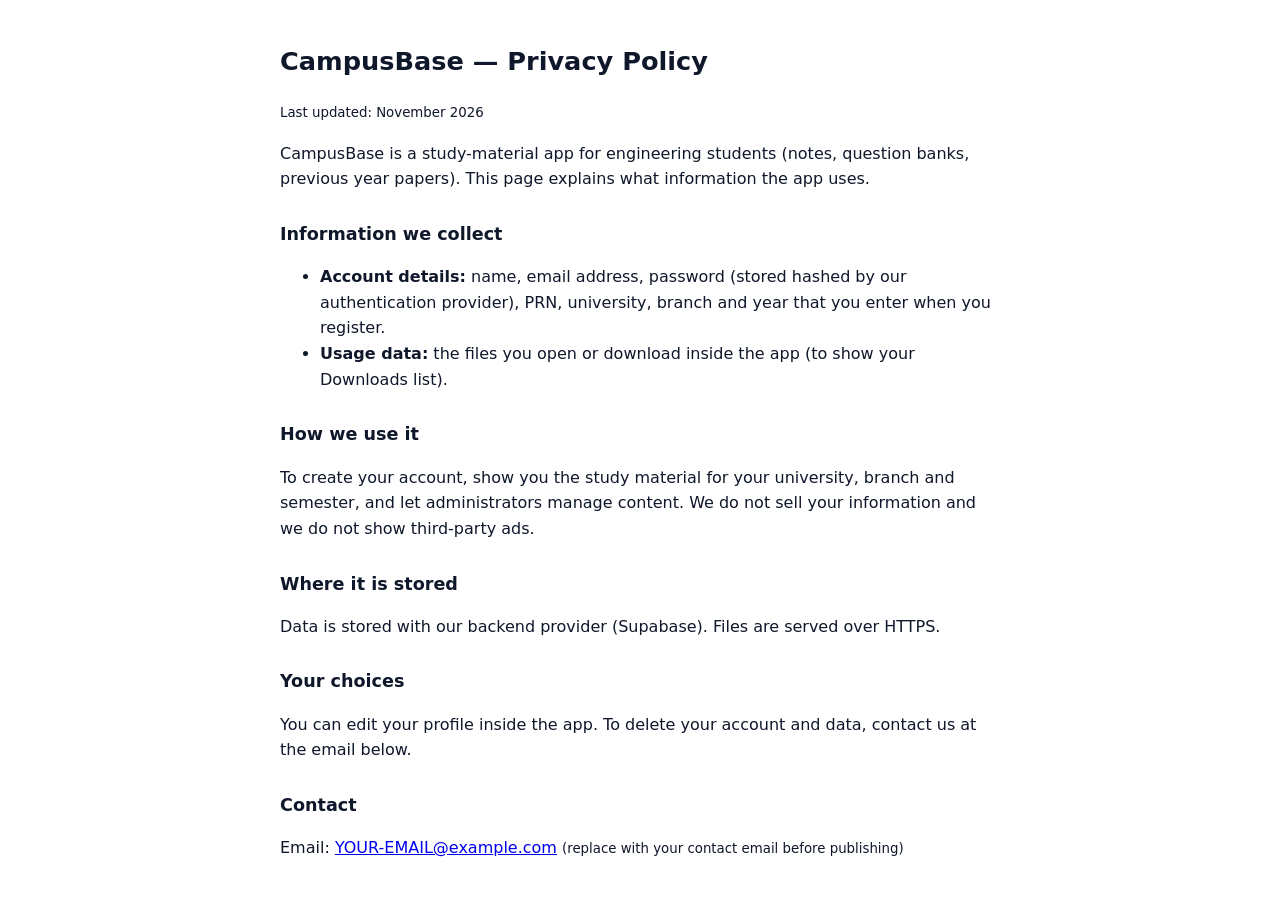
<file: privacy.html>
<!DOCTYPE html><html lang="en"><head><meta charset="UTF-8"><meta name="viewport" content="width=device-width, initial-scale=1"><title>CampusBase — Privacy Policy</title>
<style>body{font:16px/1.6 system-ui,sans-serif;max-width:720px;margin:0 auto;padding:24px;color:#0f172a;background:#fff}h1{font-size:1.6rem}h2{font-size:1.1rem;margin-top:1.6em}@media(prefers-color-scheme:dark){body{background:#061519;color:#e9fcff}a{color:#7dd3fc}}</style></head><body>
<h1>CampusBase — Privacy Policy</h1><p><small>Last updated: November 2026</small></p>
<p>CampusBase is a study-material app for engineering students (notes, question banks, previous year papers). This page explains what information the app uses.</p>
<h2>Information we collect</h2><ul><li><b>Account details:</b> name, email address, password (stored hashed by our authentication provider), PRN, university, branch and year that you enter when you register.</li><li><b>Usage data:</b> the files you open or download inside the app (to show your Downloads list).</li></ul>
<h2>How we use it</h2><p>To create your account, show you the study material for your university, branch and semester, and let administrators manage content. We do not sell your information and we do not show third-party ads.</p>
<h2>Where it is stored</h2><p>Data is stored with our backend provider (Supabase). Files are served over HTTPS.</p>
<h2>Your choices</h2><p>You can edit your profile inside the app. To delete your account and data, contact us at the email below.</p>
<h2>Contact</h2><p>Email: <a href="mailto:YOUR-EMAIL@example.com">YOUR-EMAIL@example.com</a> <small>(replace with your contact email before publishing)</small></p>
</body></html>
</file>
